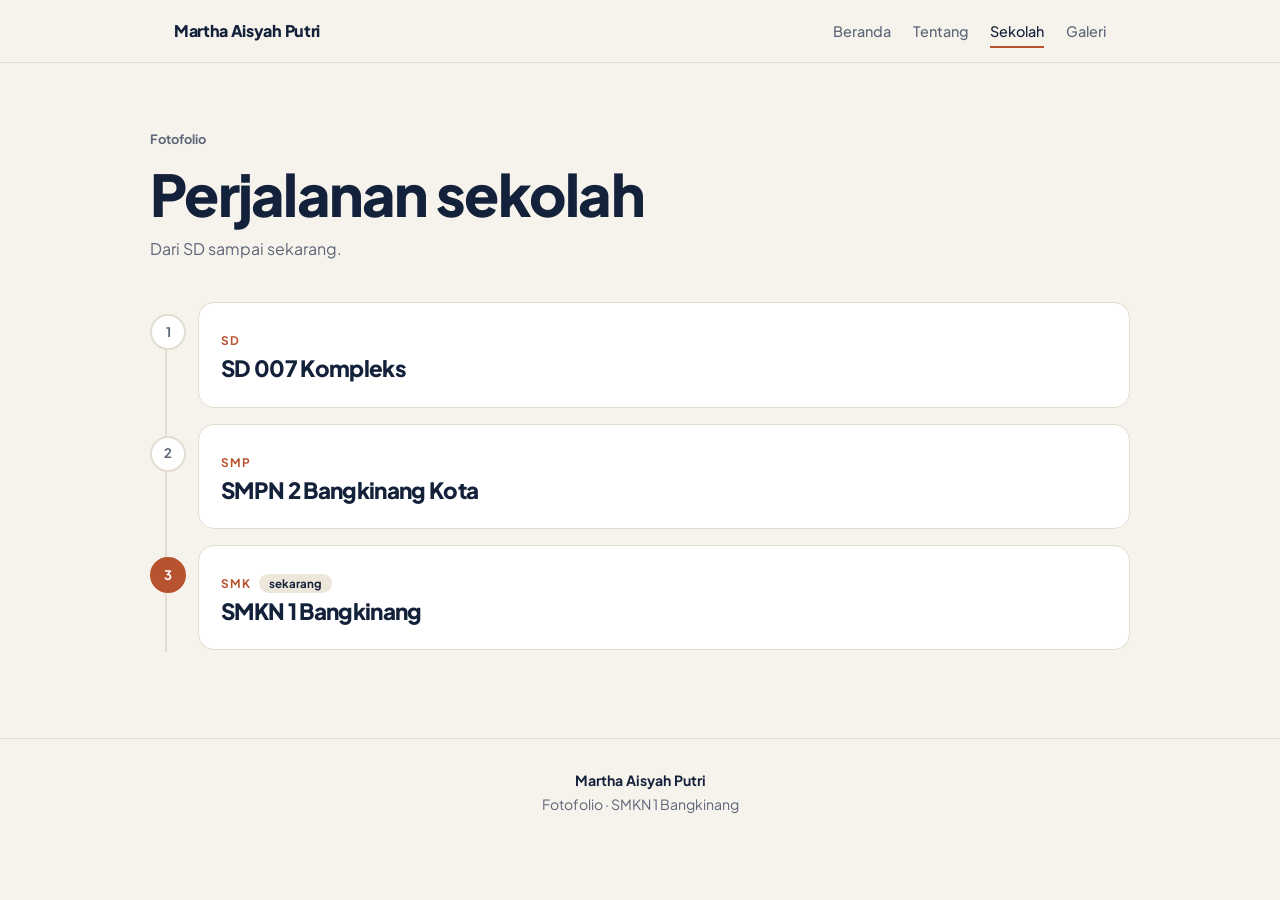
<file: sekolah.html>
<!DOCTYPE html>
<html lang="id">
<head>
<meta charset="UTF-8">
<meta name="viewport" content="width=device-width, initial-scale=1, viewport-fit=cover">
<title>Fotofolio Martha Aisyah Putri</title>
<link rel="preconnect" href="https://fonts.googleapis.com"><link rel="preconnect" href="https://fonts.gstatic.com" crossorigin>
<link href="https://fonts.googleapis.com/css2?family=Plus+Jakarta+Sans:wght@400;500;600;700;800&display=swap" rel="stylesheet">
<link rel="stylesheet" href="style.css">
</head>
<body data-t="Sekolah">
<header class="wrap page-head"><p class="eyebrow">Fotofolio</p><h1>Perjalanan sekolah</h1><p>Dari SD sampai sekarang.</p></header><div data-r="sekolah"></div>
<script src="script.js"></script>
</body>
</html>
</file>
<file: style.css>
:root{--bg:#f6f3ec;--card:#fff;--ink:#14213a;--mute:#5d6678;--navy:#1d3557;--accent:#b8532f;--line:#e2ddd0;--soft:#ece7da}
@media(prefers-color-scheme:dark){:root{color-scheme:dark;--bg:#0f1a2b;--card:#16243a;--ink:#eef0f4;--mute:#9aa6bb;--navy:#e8ecf3;--accent:#e58a63;--line:#26364f;--soft:#1a2a42}}
*{box-sizing:border-box;margin:0;padding:0}
:root{padding-top:env(safe-area-inset-top,0)}
html{scroll-behavior:smooth;height:100%}
body{font:16px/1.7 "Plus Jakarta Sans",system-ui,sans-serif;background:var(--bg);color:var(--ink);min-height:100%;overflow-x:hidden}
body::before{content:"";position:fixed;inset:0 0 auto;height:env(safe-area-inset-top,0);background:var(--bg);z-index:60}
h1,h2,h3{font-weight:800;letter-spacing:-.03em;line-height:1.08}
a{color:inherit}
:focus-visible{outline:2px solid var(--accent);outline-offset:3px}
.wrap{max-width:980px;margin:0 auto;padding:0 24px}
/* NAV */
.nav{position:sticky;top:env(safe-area-inset-top,0);z-index:50;background:var(--bg);border-bottom:1px solid var(--line)}
.nav .wrap{display:flex;align-items:center;justify-content:space-between;height:62px}
.logo{font-weight:800;text-decoration:none;letter-spacing:-.02em}
.menu{display:flex;gap:22px;list-style:none}
.menu a{text-decoration:none;font-size:.9rem;font-weight:500;color:var(--mute);padding:6px 0;border-bottom:2px solid transparent}
.menu a:hover{color:var(--ink)}
.menu a[aria-current]{color:var(--ink);border-color:var(--accent)}
@media(max-width:640px){.nav .wrap{height:auto;flex-direction:column;gap:2px;padding:10px 12px 4px}.menu{gap:16px;width:100%;overflow-x:auto;justify-content:center}.menu a{font-size:.84rem;white-space:nowrap}}
/* HERO */
.hero{display:grid;grid-template-columns:1fr auto;gap:56px;align-items:center;padding:72px 0 80px}
.eyebrow{font-size:.8rem;font-weight:700;color:var(--accent);margin-bottom:12px}
.hero h1{font-size:clamp(2.6rem,8vw,4.6rem);margin-bottom:16px}
.lead{color:var(--mute);font-size:1.1rem;max-width:34ch;margin-bottom:28px}
.btns{display:flex;flex-wrap:wrap;gap:10px}
.btn{padding:12px 24px;border-radius:10px;background:var(--navy);color:var(--bg);text-decoration:none;font-weight:700;font-size:.92rem;border:1px solid var(--navy)}
.btn:hover{opacity:.88}
.btn.ghost{background:none;color:var(--ink);border-color:var(--line)}
.pf{position:relative;width:clamp(230px,34vw,340px)}
.avatar{width:100%;aspect-ratio:1;border-radius:50%;object-fit:cover;object-position:50% 38%;display:block;border:6px solid var(--card);box-shadow:0 0 0 1px var(--line),0 20px 44px rgba(20,33,58,.16);background:var(--soft)}
@media(max-width:760px){.hero{grid-template-columns:1fr;gap:32px;padding:40px 0 56px;text-align:center}.pf{order:-1;margin:0 auto}.lead{margin-left:auto;margin-right:auto}.btns{justify-content:center}}
/* SECTION */
.page-head{padding:56px 0 8px}
.page-head h1{font-size:clamp(2.4rem,7vw,3.6rem)}
.page-head p{color:var(--mute);margin-top:10px}
.sec{padding:32px 0 72px}
.cards{display:grid;grid-template-columns:repeat(auto-fit,minmax(210px,1fr));gap:14px}
.card{background:var(--card);border:1px solid var(--line);border-radius:16px;padding:22px;text-decoration:none}
a.card:hover{border-color:var(--navy)}
.card small{color:var(--accent);font-weight:700;font-size:.78rem}
.card h3{font-size:1.25rem;margin:4px 0}
.card p{color:var(--mute);font-size:.92rem}
.em{position:absolute;font-size:clamp(1.7rem,5vw,2.4rem);line-height:1;animation:bob 3.6s ease-in-out infinite alternate}
.e1{top:2%;left:2%}.e2{top:6%;right:0;animation-delay:-1.2s}.e3{bottom:4%;right:2%;animation-delay:-2.4s}.e4{bottom:6%;left:0;animation-delay:-.6s}
@keyframes bob{to{transform:translateY(-7px) rotate(7deg)}}
/* TENTANG */
.about{display:grid;grid-template-columns:auto 1fr;gap:48px;align-items:center}
.about .pf{width:clamp(200px,28vw,280px)}
.about .big{font-size:1.4rem;font-weight:600;line-height:1.5;letter-spacing:-.01em;margin-bottom:26px}
.dl{display:grid;grid-template-columns:repeat(auto-fit,minmax(180px,1fr));gap:14px}
.dl div{border-top:1px solid var(--line);padding-top:10px}
.dl dt{font-size:.74rem;font-weight:700;color:var(--mute);text-transform:uppercase;letter-spacing:.08em}
.dl dd{font-weight:600}
@media(max-width:760px){.about{grid-template-columns:1fr;gap:28px;justify-items:center;text-align:center}.dl{text-align:left;width:100%}}
/* SEKOLAH */
.tl{list-style:none;counter-reset:n;position:relative;padding-left:48px}
.tl::before{content:"";position:absolute;left:15px;top:14px;bottom:14px;width:2px;background:var(--line)}
.tl li{position:relative;padding-bottom:16px;counter-increment:n}
.tl li::before{content:counter(n);position:absolute;left:-48px;top:12px;width:32px;height:32px;border-radius:50%;background:var(--card);border:2px solid var(--line);display:grid;place-items:center;font-size:.82rem;font-weight:700;color:var(--mute)}
.tl li.now::before{background:var(--accent);border-color:var(--accent);color:#fff}
.tl .card h3{font-size:1.4rem}
.tag{font-size:.74rem;font-weight:700;color:var(--accent);letter-spacing:.08em}
.now-badge{margin-left:8px;padding:2px 10px;border-radius:99px;background:var(--soft);font-size:.72rem;font-weight:700}
/* GALERI */
.grid{display:grid;grid-template-columns:repeat(auto-fill,minmax(220px,1fr));gap:12px}
.grid button{padding:0;border:0;border-radius:14px;overflow:hidden;cursor:zoom-in;background:var(--soft);aspect-ratio:1}
.grid img{width:100%;height:100%;object-fit:cover;display:block;transition:transform .35s}
.grid button:hover img{transform:scale(1.04)}
.lb{position:fixed;inset:0;z-index:100;background:rgba(10,16,28,.92);display:none;place-items:center;padding:20px;cursor:zoom-out}
.lb.on{display:grid}
.lb img{max-width:100%;max-height:82vh;border-radius:12px}
.lb p{color:#fff;text-align:center;margin-top:10px}
/* KONTAK */
.contact{display:grid;gap:10px;max-width:480px}
.contact a,.contact div{display:flex;justify-content:space-between;gap:16px;padding:16px 20px;border:1px solid var(--line);border-radius:14px;background:var(--card);text-decoration:none}
.contact a:hover{border-color:var(--navy)}
.contact b{color:var(--accent)}
.foot{border-top:1px solid var(--line);padding:30px 0 calc(30px + env(safe-area-inset-bottom,0));text-align:center;color:var(--mute);font-size:.88rem}
.foot b{display:block;color:var(--ink)}
.rv{opacity:0;transform:translateY(10px);transition:opacity .6s,transform .6s}.rv.in{opacity:1;transform:none}
@media(prefers-reduced-motion:reduce){html{scroll-behavior:auto}*{transition:none!important;animation:none!important}.rv{opacity:1;transform:none}}
</file>
